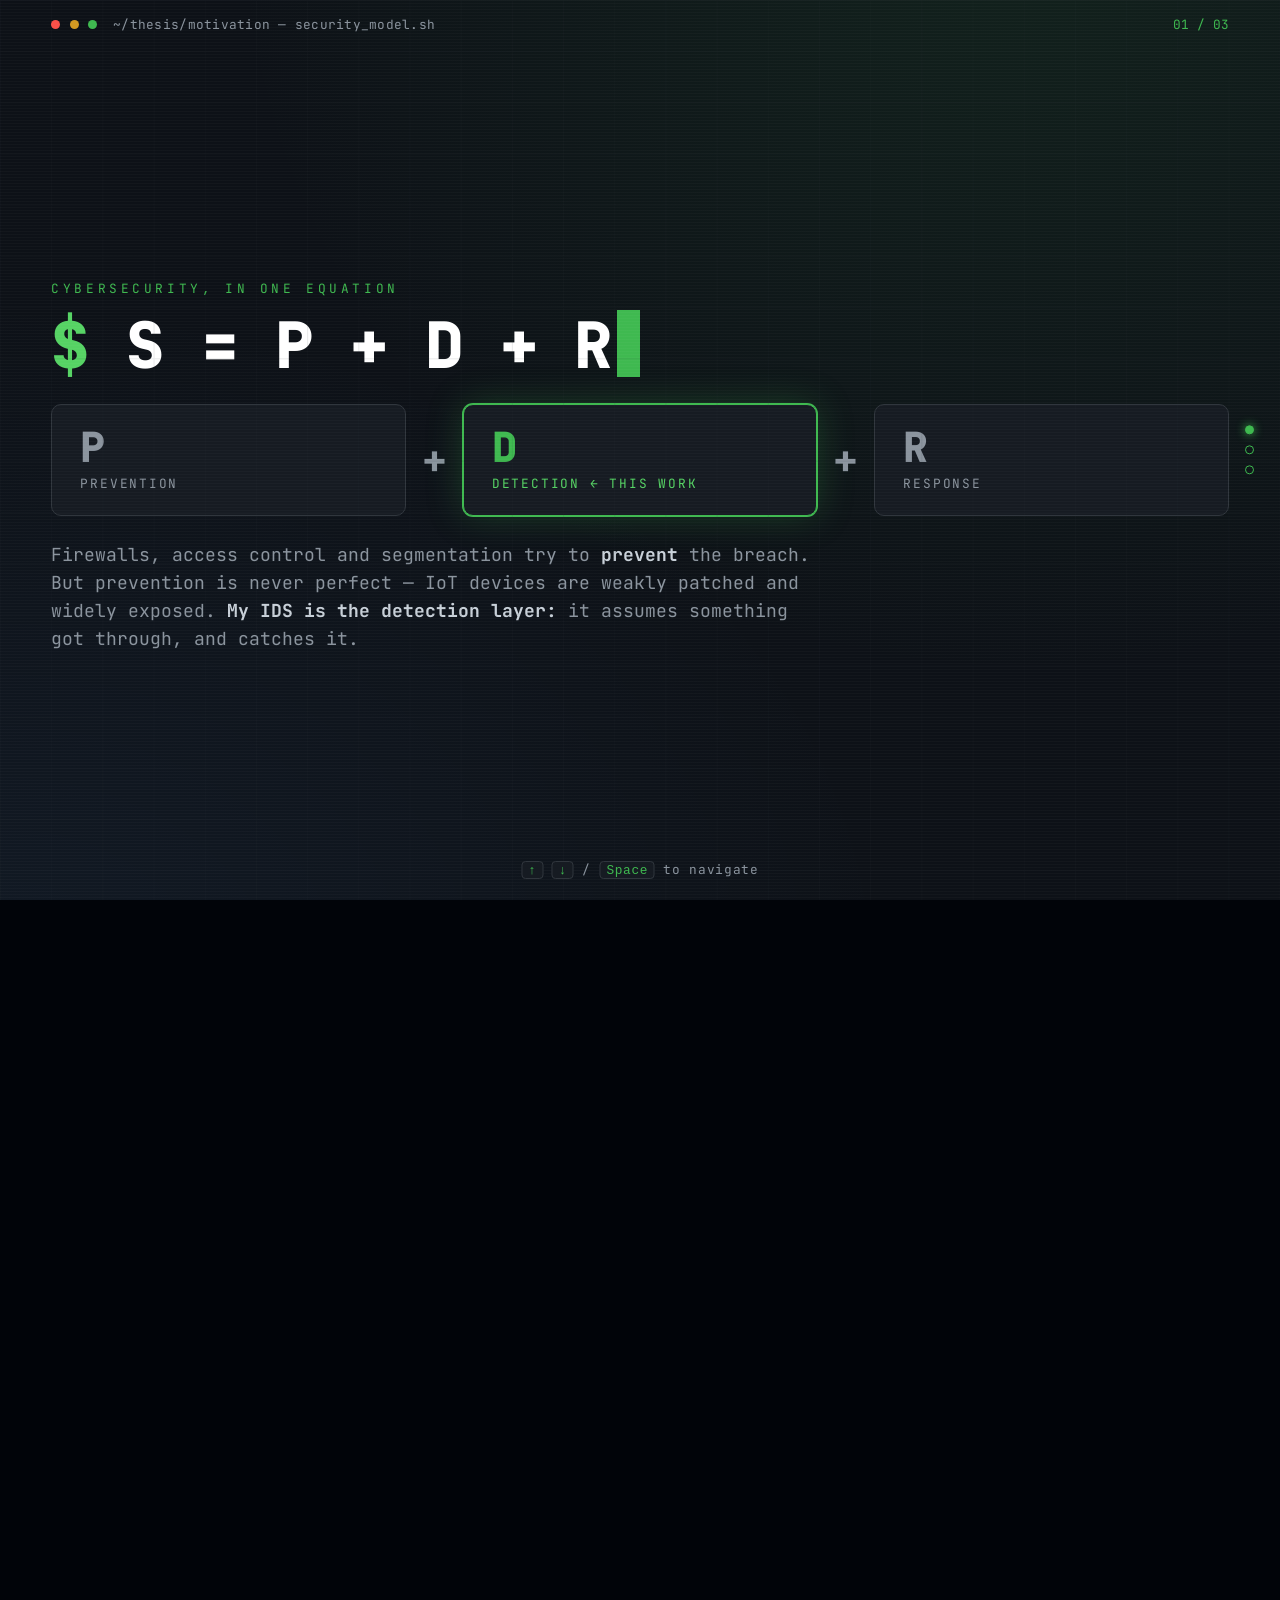
<file: docs/slides/motivation-detection-stack.html>
<!DOCTYPE html>
<html lang="en">
<head>
<meta charset="UTF-8">
<meta name="viewport" content="width=device-width, initial-scale=1.0">
<title>Where the IDS Sits — Detection Stack Motivation</title>
<link rel="preconnect" href="https://fonts.googleapis.com">
<link rel="preconnect" href="https://fonts.gstatic.com" crossorigin>
<link href="https://fonts.googleapis.com/css2?family=JetBrains+Mono:ital,wght@0,400;0,500;0,700;0,800;1,400&display=swap" rel="stylesheet">
<style>
/* ===========================================
   VIEWPORT FITTING: MANDATORY BASE STYLES
   =========================================== */
html, body { height: 100%; overflow-x: hidden; }
html { scroll-snap-type: y mandatory; scroll-behavior: smooth; }

*, *::before, *::after { box-sizing: border-box; margin: 0; padding: 0; }

.slide {
    width: 100vw;
    height: 100vh;
    height: 100dvh;
    overflow: hidden;
    scroll-snap-align: start;
    display: flex;
    flex-direction: column;
    position: relative;
}

.slide-content {
    flex: 1;
    display: flex;
    flex-direction: column;
    justify-content: center;
    max-height: 100%;
    overflow: hidden;
    padding: var(--slide-padding);
}

:root {
    --title-size: clamp(1.5rem, 5vw, 4rem);
    --h2-size: clamp(1.25rem, 3.5vw, 2.5rem);
    --h3-size: clamp(1rem, 2.5vw, 1.75rem);
    --body-size: clamp(0.75rem, 1.5vw, 1.125rem);
    --small-size: clamp(0.65rem, 1vw, 0.875rem);

    --slide-padding: clamp(1rem, 4vw, 4rem);
    --content-gap: clamp(0.5rem, 2vw, 2rem);
    --element-gap: clamp(0.25rem, 1vw, 1rem);

    /* ===== Terminal Green theme ===== */
    --bg:        #0d1117;   /* GitHub dark base */
    --bg-2:      #010409;   /* deeper field */
    --panel:     #161b22;
    --line:      #30363d;
    --ink:       #c9d1d9;   /* primary text */
    --ink-dim:   #8b949e;   /* secondary text */
    --green:     #3fb950;   /* terminal green / signal */
    --green-2:   #56d364;
    --amber:     #d29922;
    --red:       #f85149;
    --cyan:      #58a6ff;
}

@media (max-height: 700px) {
    :root {
        --slide-padding: clamp(0.75rem, 3vw, 2rem);
        --content-gap: clamp(0.4rem, 1.5vw, 1rem);
        --title-size: clamp(1.25rem, 4.5vw, 2.5rem);
        --h2-size: clamp(1rem, 3vw, 1.75rem);
    }
}
@media (max-height: 600px) {
    :root {
        --slide-padding: clamp(0.5rem, 2.5vw, 1.5rem);
        --content-gap: clamp(0.3rem, 1vw, 0.75rem);
        --title-size: clamp(1.1rem, 4vw, 2rem);
        --body-size: clamp(0.7rem, 1.2vw, 0.95rem);
    }
    .nav-dots, .keyboard-hint, .decorative { display: none; }
}
@media (max-height: 500px) {
    :root {
        --slide-padding: clamp(0.4rem, 2vw, 0.9rem);
        --content-gap: clamp(0.25rem, 0.8vw, 0.5rem);
        --element-gap: 0.2rem;
        --title-size: clamp(1rem, 3.5vw, 1.5rem);
        --h2-size: clamp(0.9rem, 2.5vw, 1.25rem);
        --h3-size: clamp(0.85rem, 2vw, 1.1rem);
        --body-size: clamp(0.62rem, 1vw, 0.8rem);
        --small-size: clamp(0.55rem, 0.9vw, 0.72rem);
    }
    .chrome { padding-top: 0.4rem; }
    .eq .term { padding: 0.3rem 0.6rem; min-width: 70px; }
    .eq .term .big, .eq .op { font-size: clamp(0.95rem, 2.4vw, 1.4rem); }
    .eq .term .lbl { margin-top: 0.25em; }
    .pipe .stage { padding: 0.45rem 0.6rem; }
    .quote { font-size: clamp(0.95rem, 2.6vw, 1.5rem); line-height: 1.25; }
    .foot { padding-top: 0.5rem; }
    .eq, .pipe { margin-top: 0.5rem; }
    .scanlines::after { animation: none; }
    .eq-note, .foot, .sub { line-height: 1.35; }
    .eq-note, .foot { margin-top: 0.5rem; }
    .stage .desc, .row .txt { line-height: 1.3; }
    .attrib { margin-top: 0.5rem; }
    .quote { padding-left: 0.7rem; }
}
@media (max-height: 400px) {
    :root { --body-size: clamp(0.55rem, 0.85vw, 0.72rem); --small-size: clamp(0.5rem, 0.8vw, 0.66rem); }
    .eq-note, .foot, .sub, .stage .desc, .row .txt, .attrib { line-height: 1.25; }
}
@media (max-width: 600px) {
    :root { --title-size: clamp(1.25rem, 7vw, 2.5rem); }
    .grid { grid-template-columns: 1fr; }
}
@media (prefers-reduced-motion: reduce) {
    *, *::before, *::after {
        animation-duration: 0.01ms !important;
        transition-duration: 0.2s !important;
    }
    html { scroll-behavior: auto; }
    .scanlines::after { animation: none !important; }
}

/* ===========================================
   BASE LOOK
   =========================================== */
body {
    background: var(--bg-2);
    color: var(--ink);
    font-family: 'JetBrains Mono', ui-monospace, monospace;
    -webkit-font-smoothing: antialiased;
}

.slide {
    background:
        radial-gradient(ellipse at 80% -10%, rgba(63,185,80,0.10), transparent 55%),
        radial-gradient(ellipse at 0% 110%, rgba(88,166,255,0.06), transparent 50%),
        var(--bg);
}

/* faint terminal grid + scanlines */
.slide::before {
    content: "";
    position: absolute; inset: 0;
    background-image:
        linear-gradient(var(--line) 1px, transparent 1px),
        linear-gradient(90deg, var(--line) 1px, transparent 1px);
    background-size: clamp(28px, 4vw, 52px) clamp(28px, 4vw, 52px);
    opacity: 0.10;
    pointer-events: none;
}
.scanlines::after {
    content: "";
    position: absolute; inset: 0;
    background: repeating-linear-gradient(
        to bottom, rgba(255,255,255,0.025) 0 1px, transparent 1px 3px);
    pointer-events: none;
    animation: drift 16s linear infinite;
}
@keyframes drift { from { background-position: 0 0; } to { background-position: 0 60px; } }

/* command-line chrome on each slide */
.chrome {
    display: flex; align-items: center; gap: 0.6rem;
    padding: clamp(0.6rem, 1.5vw, 1rem) var(--slide-padding) 0;
    font-size: var(--small-size);
    color: var(--ink-dim);
    z-index: 2;
}
.dot { width: 0.7em; height: 0.7em; border-radius: 50%; display: inline-block; }
.dot.r { background: var(--red); }
.dot.y { background: var(--amber); }
.dot.g { background: var(--green); }
.chrome .path { margin-left: 0.4rem; letter-spacing: 0.02em; }
.chrome .idx { margin-left: auto; color: var(--green); }

.prompt { color: var(--green); }
.prompt::before { content: "$ "; color: var(--green-2); }

.kicker {
    font-size: var(--small-size);
    letter-spacing: 0.28em;
    text-transform: uppercase;
    color: var(--green);
    margin-bottom: var(--element-gap);
}
h1 {
    font-size: var(--title-size);
    font-weight: 800;
    line-height: 1.04;
    letter-spacing: -0.01em;
    color: #fff;
}
h2 {
    font-size: var(--h2-size);
    font-weight: 700;
    line-height: 1.1;
    color: #fff;
}
.sub {
    font-size: var(--body-size);
    color: var(--ink-dim);
    max-width: 62ch;
    line-height: 1.55;
}
.accent { color: var(--green); }
.cursor { display: inline-block; width: 0.6ch; height: 1.05em; vertical-align: -0.15em;
    background: var(--green); margin-left: 0.15ch; animation: blink 1.1s steps(1) infinite; }
@keyframes blink { 50% { opacity: 0; } }

/* reveal */
.reveal { opacity: 0; transform: translateY(14px); transition: opacity .6s ease, transform .6s ease; }
.reveal.in { opacity: 1; transform: none; }
.reveal.d1 { transition-delay: .08s; }
.reveal.d2 { transition-delay: .18s; }
.reveal.d3 { transition-delay: .30s; }
.reveal.d4 { transition-delay: .42s; }
.reveal.d5 { transition-delay: .54s; }

/* ===== Slide 1: S = P + D + R equation ===== */
.eq {
    display: flex; align-items: stretch; flex-wrap: wrap;
    gap: clamp(0.5rem, 1.4vw, 1rem);
    margin-top: var(--content-gap);
}
.term {
    border: 1px solid var(--line);
    background: var(--panel);
    border-radius: 10px;
    padding: clamp(0.7rem, 1.8vw, 1.4rem) clamp(0.9rem, 2.2vw, 1.8rem);
    min-width: clamp(120px, 16vw, 200px);
    flex: 1 1 0;
}
.term .big { font-size: clamp(1.4rem, 3.4vw, 2.6rem); font-weight: 800; color: var(--ink-dim); line-height: 1; }
.term .lbl { font-size: var(--small-size); letter-spacing: 0.14em; text-transform: uppercase; color: var(--ink-dim); margin-top: 0.5em; }
.term.focus { border-color: var(--green); box-shadow: 0 0 0 1px var(--green), 0 0 36px rgba(63,185,80,0.25); }
.term.focus .big { color: var(--green); }
.term.focus .lbl { color: var(--green-2); }
.op { display: flex; align-items: center; font-size: clamp(1.4rem, 3.4vw, 2.6rem); color: var(--ink-dim); font-weight: 700; }
.eq-note { margin-top: var(--content-gap); font-size: var(--body-size); color: var(--ink-dim); line-height: 1.55; max-width: 70ch; }
.eq-note b { color: var(--ink); font-weight: 700; }

/* ===== Slide 2: pipeline mapping ===== */
.pipe {
    display: flex; align-items: stretch; flex-wrap: wrap;
    gap: clamp(0.4rem, 1.2vw, 0.9rem);
    margin-top: var(--content-gap);
}
.stage {
    flex: 1 1 0; min-width: clamp(120px, 18vw, 220px);
    border: 1px solid var(--line);
    border-left: 3px solid var(--green);
    background: var(--panel);
    border-radius: 8px;
    padding: clamp(0.7rem, 1.6vw, 1.2rem);
}
.stage .soc { font-size: var(--small-size); letter-spacing: 0.16em; text-transform: uppercase; color: var(--green); }
.stage .me { font-size: var(--h3-size); font-weight: 700; color: #fff; margin: 0.35em 0 0.3em; line-height: 1.1; }
.stage .desc { font-size: var(--small-size); color: var(--ink-dim); line-height: 1.45; }
.arrow { display: flex; align-items: center; color: var(--green); font-weight: 800; font-size: clamp(1rem, 2.2vw, 1.6rem); }
.foot {
    margin-top: var(--content-gap);
    font-size: var(--body-size); color: var(--ink-dim); line-height: 1.55; max-width: 80ch;
    border-top: 1px dashed var(--line); padding-top: var(--content-gap);
}
.foot b { color: var(--ink); }

/* ===== Slide 3: why ML quote ===== */
.quote {
    font-size: clamp(1.15rem, 3.2vw, 2.4rem);
    font-weight: 500; font-style: italic;
    line-height: 1.32; color: #fff;
    max-width: 24ch;
    border-left: 3px solid var(--green);
    padding-left: clamp(0.8rem, 2vw, 1.6rem);
}
.quote .hl { color: var(--green); font-style: normal; }
.attrib { margin-top: var(--content-gap); font-size: var(--small-size); color: var(--ink-dim); letter-spacing: 0.04em; }
.split {
    display: grid; grid-template-columns: 1.15fr 0.85fr;
    gap: clamp(1rem, 3vw, 3rem); align-items: center;
}
.frame {
    border: 1px solid var(--line); background: var(--panel);
    border-radius: 10px; padding: clamp(0.9rem, 2vw, 1.4rem);
}
.row { display: flex; gap: 0.7rem; padding: 0.5em 0; border-bottom: 1px solid var(--line); align-items: baseline; }
.row:last-child { border-bottom: 0; }
.tag { font-size: var(--small-size); letter-spacing: 0.1em; text-transform: uppercase; padding: 0.1em 0.5em; border-radius: 4px; flex: none; }
.tag.sig { color: var(--cyan); border: 1px solid var(--cyan); }
.tag.ano { color: var(--green); border: 1px solid var(--green); }
.tag.mine { color: var(--amber); border: 1px solid var(--amber); }
.row .txt { font-size: var(--small-size); color: var(--ink-dim); line-height: 1.4; }
.row .txt b { color: var(--ink); }

@media (max-width: 720px) and (orientation: portrait) {
    .split { grid-template-columns: 1fr; }
    .op, .arrow { display: none; }
    .eq, .pipe { flex-direction: column; }
}
/* landscape phones: keep horizontal layout, just tighten */
@media (max-width: 720px) and (orientation: landscape) {
    .split { grid-template-columns: 1.15fr 0.85fr; }
}

/* nav */
.nav-dots {
    position: fixed; right: clamp(0.8rem, 2vw, 1.6rem); top: 50%;
    transform: translateY(-50%); display: flex; flex-direction: column;
    gap: 0.7rem; z-index: 50;
}
.nav-dots button {
    width: 9px; height: 9px; border-radius: 50%;
    border: 1px solid var(--green); background: transparent; cursor: pointer; padding: 0;
    transition: all .25s ease;
}
.nav-dots button.active { background: var(--green); box-shadow: 0 0 10px var(--green); }
.keyboard-hint {
    position: fixed; bottom: clamp(0.7rem, 2vw, 1.4rem); left: 50%;
    transform: translateX(-50%); font-size: var(--small-size); color: var(--ink-dim);
    z-index: 50; letter-spacing: 0.05em;
}
.keyboard-hint kbd {
    border: 1px solid var(--line); border-radius: 4px; padding: 0.05em 0.45em;
    color: var(--green); background: var(--panel);
}
</style>
</head>
<body>

<main>

    <!-- ===================== SLIDE 1 ===================== -->
    <section class="slide scanlines" id="s1">
        <div class="chrome">
            <span class="dot r"></span><span class="dot y"></span><span class="dot g"></span>
            <span class="path">~/thesis/motivation — security_model.sh</span>
            <span class="idx">01 / 03</span>
        </div>
        <div class="slide-content">
            <div class="kicker reveal">Cybersecurity, in one equation</div>
            <h1 class="reveal d1"><span class="prompt"></span>S = P + D + R<span class="cursor"></span></h1>
            <div class="eq">
                <div class="term reveal d2">
                    <div class="big">P</div>
                    <div class="lbl">Prevention</div>
                </div>
                <div class="op reveal d2">+</div>
                <div class="term focus reveal d3">
                    <div class="big">D</div>
                    <div class="lbl">Detection ← this work</div>
                </div>
                <div class="op reveal d3">+</div>
                <div class="term reveal d4">
                    <div class="big">R</div>
                    <div class="lbl">Response</div>
                </div>
            </div>
            <p class="eq-note reveal d5">
                Firewalls, access control and segmentation try to <b>prevent</b> the breach.
                But prevention is never perfect — IoT devices are weakly patched and widely exposed.
                <b>My IDS is the detection layer:</b> it assumes something got through, and catches it.
            </p>
        </div>
    </section>

    <!-- ===================== SLIDE 2 ===================== -->
    <section class="slide scanlines" id="s2">
        <div class="chrome">
            <span class="dot r"></span><span class="dot y"></span><span class="dot g"></span>
            <span class="path">~/thesis/motivation — detection_pipeline.sh</span>
            <span class="idx">02 / 03</span>
        </div>
        <div class="slide-content">
            <div class="kicker reveal">Detection = monitor → analyze → report</div>
            <h2 class="reveal d1">The SOC workflow — and where my demo maps onto it</h2>
            <div class="pipe">
                <div class="stage reveal d2">
                    <div class="soc">Monitor</div>
                    <div class="me">Capture &amp; extract</div>
                    <div class="desc">tcpdump → dpkt extractor reproduces the dataset's 25 packet-window features per flow.</div>
                </div>
                <div class="arrow reveal d2">→</div>
                <div class="stage reveal d3">
                    <div class="soc">Analyze</div>
                    <div class="me">Classify</div>
                    <div class="desc">MLP scores each flow: Benign vs Attack, and which of 8 attack families.</div>
                </div>
                <div class="arrow reveal d3">→</div>
                <div class="stage reveal d4">
                    <div class="soc">Report</div>
                    <div class="me">Alert</div>
                    <div class="desc">Live dashboard raises a prioritized verdict per flow for a human analyst.</div>
                </div>
            </div>
            <p class="foot reveal d5">
                This is a <b>detect-and-alert</b> IDS, not an inline blocking gate — exactly how a
                SIEM / SOC consumes a detection engine: high-quality alarms for a human to triage,
                not automated traffic drops.
            </p>
        </div>
    </section>

    <!-- ===================== SLIDE 3 ===================== -->
    <section class="slide scanlines" id="s3">
        <div class="chrome">
            <span class="dot r"></span><span class="dot y"></span><span class="dot g"></span>
            <span class="path">~/thesis/motivation — why_machine_learning.sh</span>
            <span class="idx">03 / 03</span>
        </div>
        <div class="slide-content">
            <div class="kicker reveal">Why machine learning belongs here</div>
            <div class="split">
                <div>
                    <blockquote class="quote reveal d1">
                        “Just tell me if something <span class="hl">looks weird</span>. I don't know what
                        weird is — <span class="hl">you figure it out.</span>”
                    </blockquote>
                    <div class="attrib reveal d2">
                        — IBM Technology, <i>Cybersecurity Architecture: Detection</i>.
                        ML finds attack patterns rules miss.
                    </div>
                </div>
                <div class="frame reveal d3">
                    <div class="row">
                        <span class="tag sig">Rule</span>
                        <span class="txt"><b>Signature:</b> matches a known indicator. Brittle, misses variants.</span>
                    </div>
                    <div class="row">
                        <span class="tag ano">ML</span>
                        <span class="txt"><b>Learned:</b> generalizes across an attack family from data.</span>
                    </div>
                    <div class="row">
                        <span class="tag mine">Mine</span>
                        <span class="txt"><b>Supervised classifier</b> of known attack families — honest scope. Unsupervised novelty detection is future work.</span>
                    </div>
                </div>
            </div>
        </div>
    </section>

</main>

<nav class="nav-dots" aria-label="Slide navigation">
    <button data-go="0" class="active" aria-label="Slide 1"></button>
    <button data-go="1" aria-label="Slide 2"></button>
    <button data-go="2" aria-label="Slide 3"></button>
</nav>

<div class="keyboard-hint"><kbd>↑</kbd> <kbd>↓</kbd> / <kbd>Space</kbd> to navigate</div>

<script>
(function () {
    const slides = Array.from(document.querySelectorAll('.slide'));
    const dots = Array.from(document.querySelectorAll('.nav-dots button'));
    let current = 0;
    let locked = false;

    // Reveal-on-enter via IntersectionObserver
    const io = new IntersectionObserver((entries) => {
        entries.forEach((e) => {
            if (e.isIntersecting) {
                e.target.querySelectorAll('.reveal').forEach((el) => el.classList.add('in'));
                const i = slides.indexOf(e.target);
                if (i >= 0) setActive(i);
            }
        });
    }, { threshold: 0.55 });
    slides.forEach((s) => io.observe(s));

    function setActive(i) {
        current = i;
        dots.forEach((d, k) => d.classList.toggle('active', k === i));
    }

    function go(i) {
        i = Math.max(0, Math.min(slides.length - 1, i));
        slides[i].scrollIntoView({ behavior: 'smooth' });
        setActive(i);
    }

    dots.forEach((d) => d.addEventListener('click', () => go(+d.dataset.go)));

    // Keyboard
    window.addEventListener('keydown', (e) => {
        if (['ArrowDown', 'PageDown', ' ', 'ArrowRight'].includes(e.key)) { e.preventDefault(); go(current + 1); }
        else if (['ArrowUp', 'PageUp', 'ArrowLeft'].includes(e.key)) { e.preventDefault(); go(current - 1); }
        else if (e.key === 'Home') { e.preventDefault(); go(0); }
        else if (e.key === 'End') { e.preventDefault(); go(slides.length - 1); }
    });

    // Wheel (debounced so one notch = one slide)
    window.addEventListener('wheel', (e) => {
        if (locked) return;
        if (Math.abs(e.deltaY) < 12) return;
        locked = true;
        go(current + (e.deltaY > 0 ? 1 : -1));
        setTimeout(() => { locked = false; }, 700);
    }, { passive: true });

    // Touch
    let ty = null;
    window.addEventListener('touchstart', (e) => { ty = e.touches[0].clientY; }, { passive: true });
    window.addEventListener('touchend', (e) => {
        if (ty === null) return;
        const dy = ty - e.changedTouches[0].clientY;
        if (Math.abs(dy) > 45) go(current + (dy > 0 ? 1 : -1));
        ty = null;
    }, { passive: true });
})();
</script>
</body>
</html>
</file>
